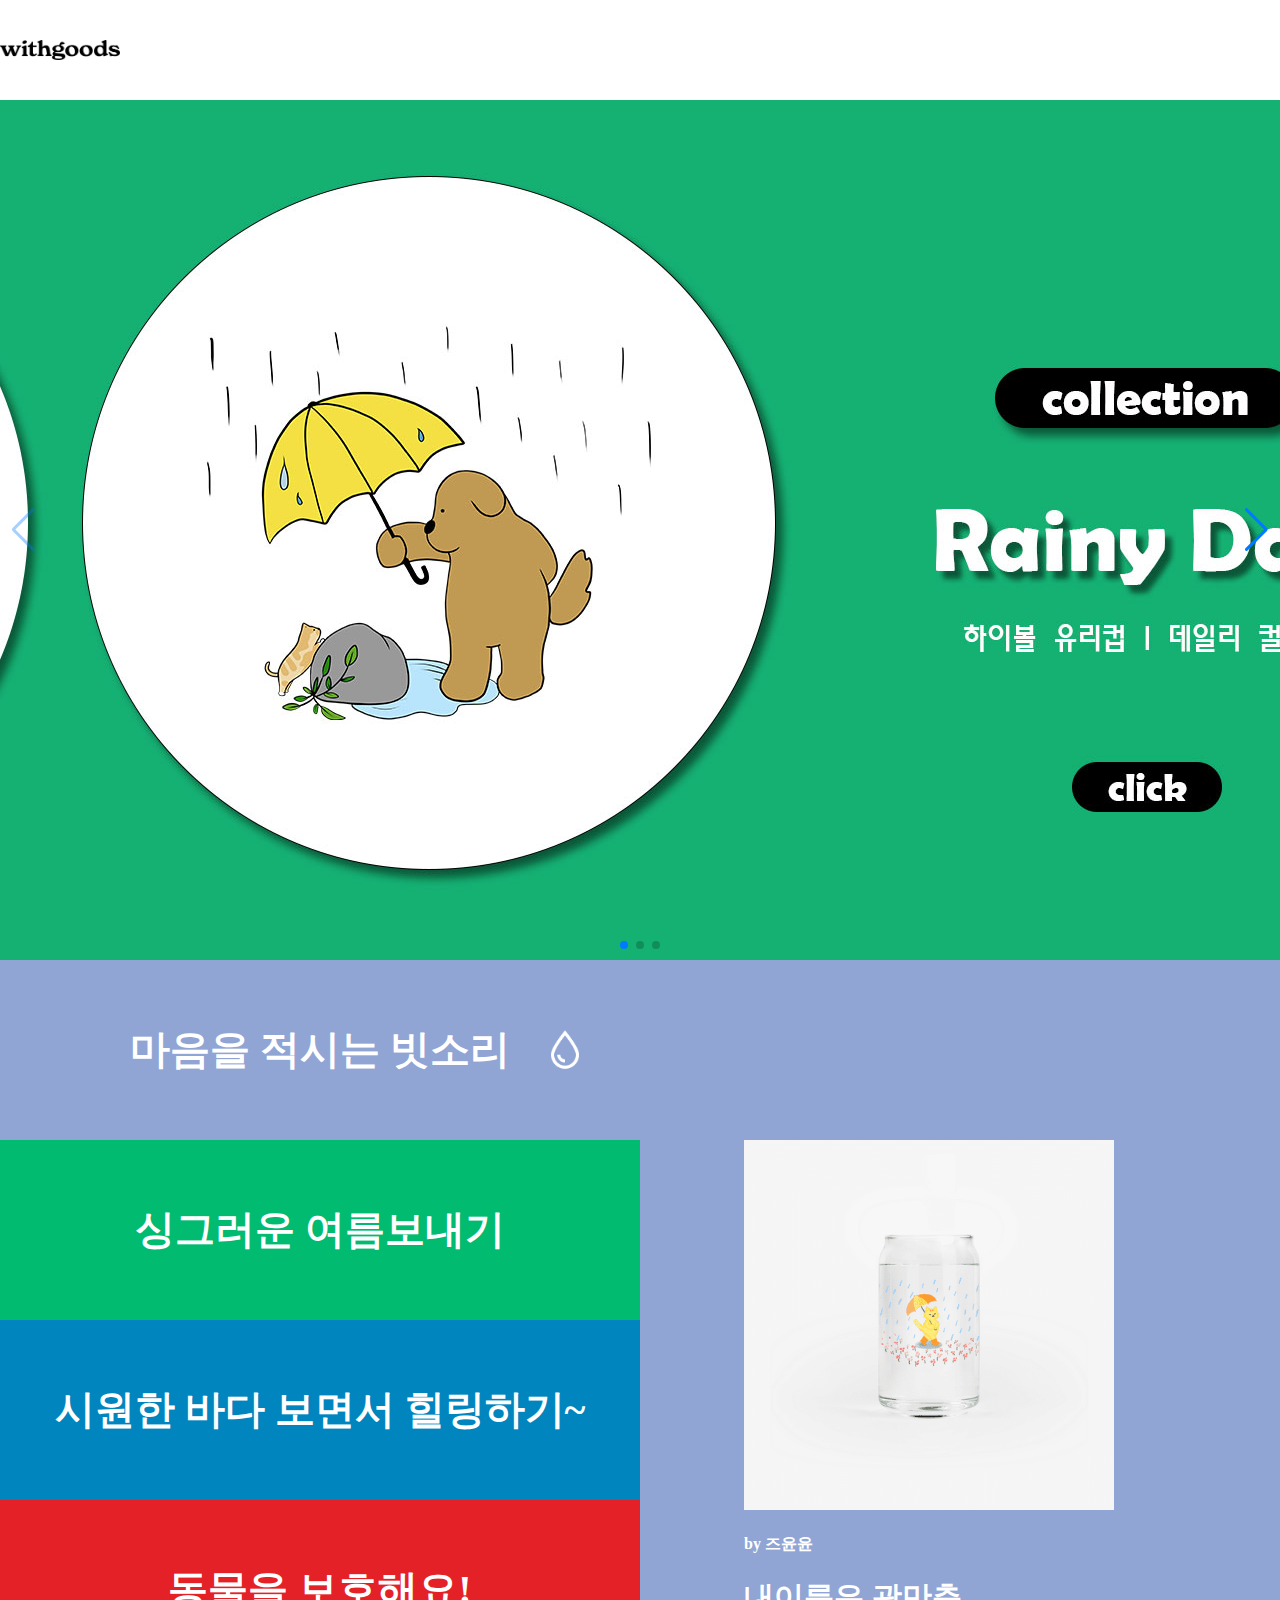
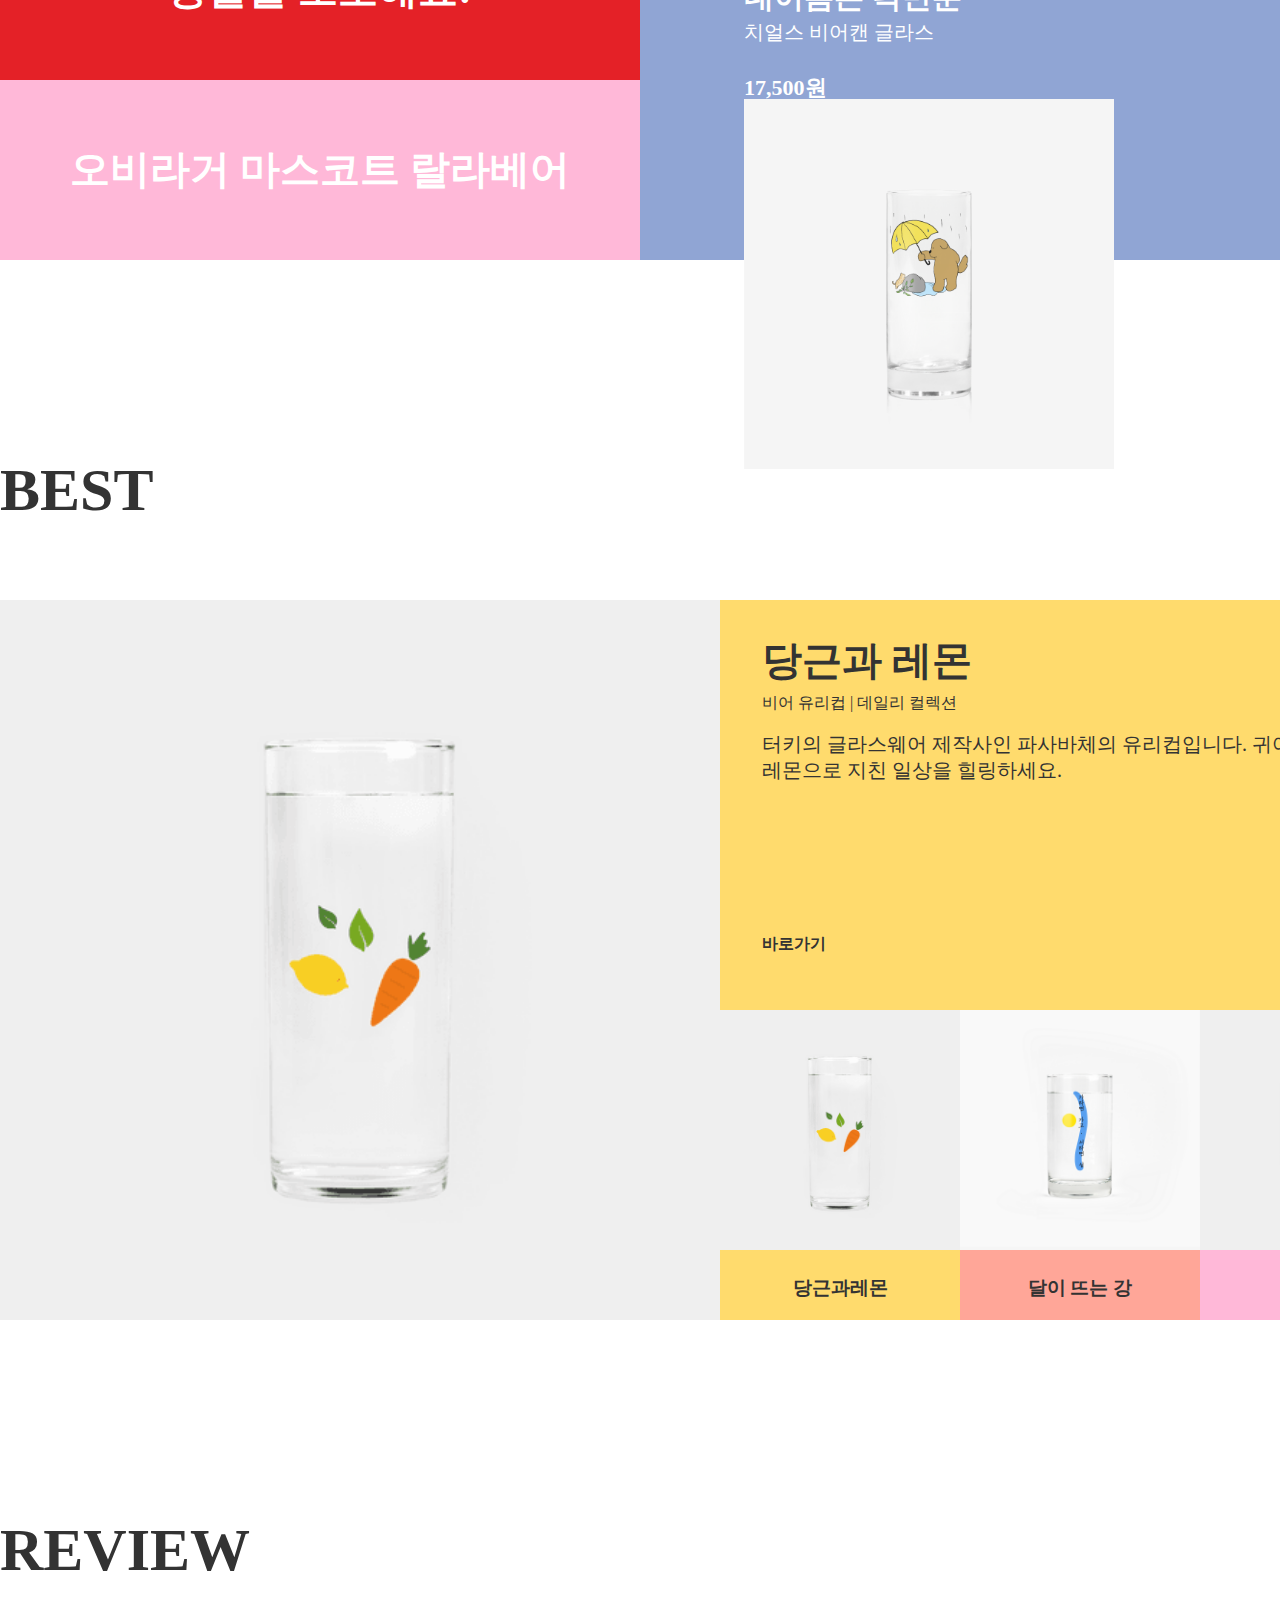
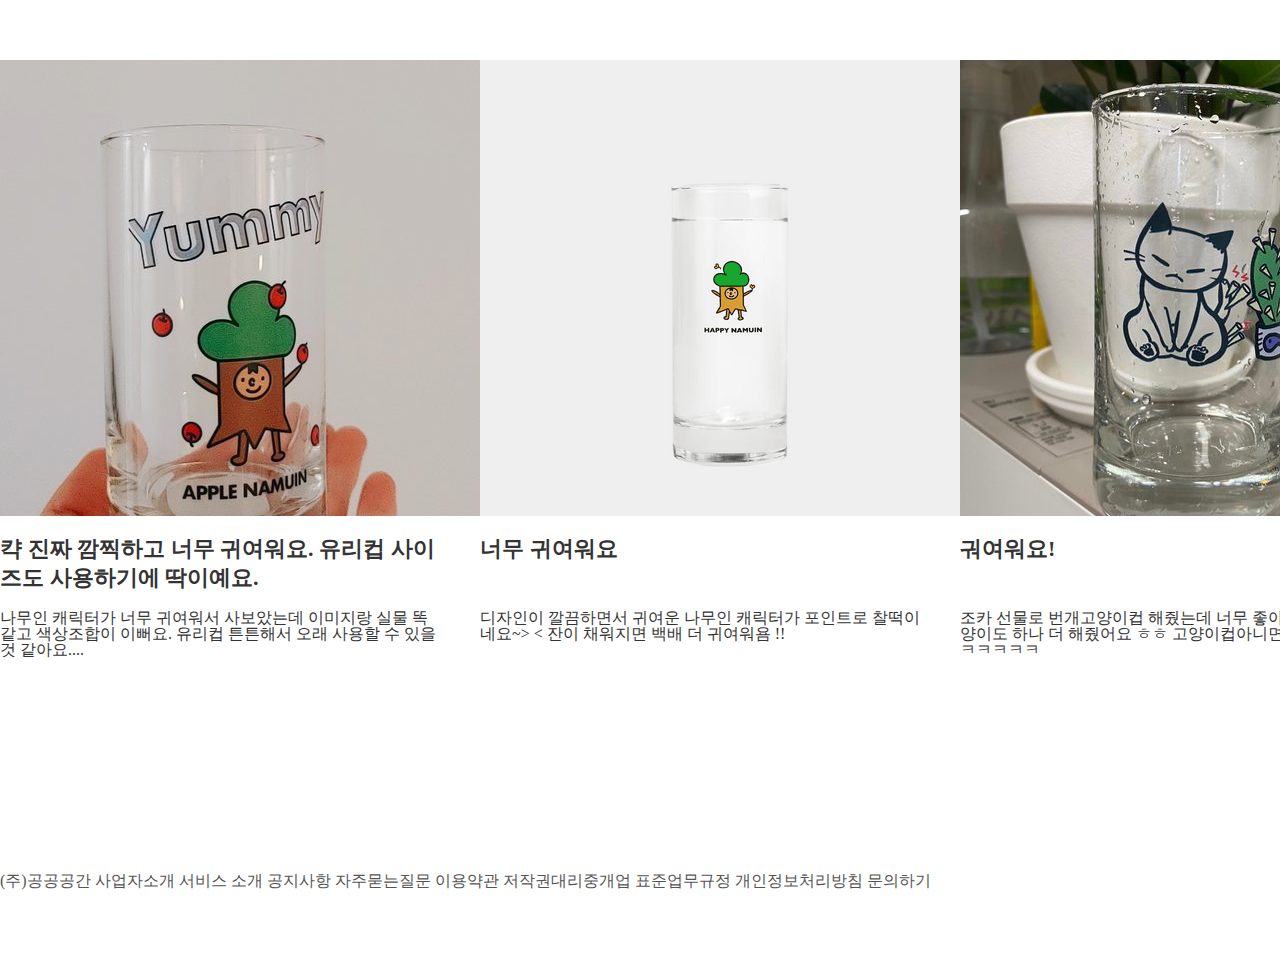
<file: index.html>
<!DOCTYPE html>
<html lang="ko">

<head>
    <meta charset="UTF-8">
    <meta name="viewport" content="width=device-width, initial-scale=1.0">
    <title>위드굿즈</title>

    <!-- Link Swiper's CSS -->
    <link rel="stylesheet" href="https://cdn.jsdelivr.net/npm/swiper@10/swiper-bundle.min.css" />

    <link rel="stylesheet" href="css/01.css">

    <script src="lid/jquery-3.7.0.min.js"></script>
    <!-- Swiper JS -->
    <script src="https://cdn.jsdelivr.net/npm/swiper@10/swiper-bundle.min.js"></script>
    <script>
        $(function () {
            $('.menu_open').click(function () {
                $('nav').slideDown();
            });
            $('.menu_close').click(function () {
                $('nav').slideUp();
            });
            //bg
            var swiper = new Swiper(".mySwiper", {
                spaceBetween: 30,
                pagination: {
                    el: ".swiper-pagination",
                    clickable: true,
                },

                navigation: {
                    nextEl: ".swiper-button-next",
                    prevEl: ".swiper-button-prev",
                },

                pagination: {
                    el: ".swiper-pagination",
                },

                autoplay: {
                    delay: 2500,
                    disableOnInteraction: false,
                },
            });

            $('.cont01_menu li').click(function () {
                $('.cont01_menu li').removeClass('on');
                $(this).addClass('on');

                $('.list').removeClass('on');
                $('.list').eq($(this).index()).addClass('on');
            })

            let smallImage = $('.small_image div')
            let bigImage = $('.big_image img')


            smallImage.mouseenter(function () {
                let bigImageChange = $(this).find('img').attr('src')
                let bigTextChange = $(this).find('h3').text()
                let bigTextChange1 = $(this).find('span').text()
                let bigTextChange2 = $(this).find('p').text()

                console.log(bigImageChange)
                console.log(bigTextChange)

                bigImage.attr('src', bigImageChange)
                $('.big_image h3').text(bigTextChange)
                $('.big_image span').text(bigTextChange1)
                $('.big_image p').text(bigTextChange2)
            })
        });//jquery end
    </script>
</head>

<body>
    <header>
        <div class="inner">
            <a href="#"><img src="img/logo1.png" alt=""></a>

            <div class="menu_open">
                <p>메뉴보기</p>
            </div><!-- .menu_open end -->

            <nav>
                <div class="menu_close">
                    <p>메뉴닫기</p>
                </div><!-- .menu_close end -->

                <ul class="gnb">
                    <li><a href="#">굿즈샵</a></li>
                    <li><a href="#">굿즈제작</a></li>
                    <li><a href="#">단체주문</a></li>
                    <li><a href="#">굿즈컨설팅</a></li>
                    <li><a href="#">리뷰</a></li>
                </ul><!-- .gnb end -->
            </nav>

        </div><!-- .inner end -->
    </header>

    <!-- bg❤ -->
    <section class="bg">
        <div class="swiper mySwiper">
            <div class="swiper-wrapper">
                <div class="swiper-slide">
                    <img src="img/bg0.jpg" alt="">
                </div><!-- swiper-slide -->

                <div class="swiper-slide">
                    <img src="img/bg1_4.jpg" alt="">
                </div><!-- swiper-slide -->

                <div class="swiper-slide">
                    <img src="img/bg2.jpg" alt="">
                </div><!-- swiper-slide -->

            </div>

            <!-- 다음, 이전 버튼 -->
            <div class="swiper-button-next"></div>
            <div class="swiper-button-prev"></div>

            <!-- 페이징 -->
            <div class="swiper-pagination"></div>
        </div>
    </section><!-- .bg end -->

    <!-- cont01❤ -->
    <section class="cont01">
        <div class="left">
            <ul class="cont01_menu">
                <li class="on"><a href="#">마음을 적시는 빗소리</a></li>
                <li><a href="#">싱그러운 여름보내기</a></li>
                <li><a href="#">시원한 바다 보면서 힐링하기~</a></li>
                <li><a href="#">동물을 보호해요!</a></li>
                <li><a href="#">오비라거 마스코트 랄라베어</a></li>
            </ul><!-- .cont01_menu end -->
        </div><!-- .left end -->

        <div class="right">
            <div class="list on">
                <div class="item">
                    <a href="#">
                        <div class="image_box">
                            <img src="img/img0.png" alt="">
                        </div><!-- .image_box end -->
                        <div class="text">
                            <h4>by 즈윤윤</h4>
                            <h3>내이름은 곽만춘</h3>
                            <p>치얼스 비어캔 글라스</p>
                            <strong>17,500원</strong>
                        </div><!-- .text end -->
                    </a>
                </div><!-- .item end -->
                <div class="item">
                    <a href="#">
                        <div class="image_box">
                            <img src="img/img1.png" alt="">
                        </div><!-- .image_box end -->
                        <div class="text">
                            <h4>by Ownground</h4>
                            <h3>Rainy Day</h3>
                            <p>하이볼 유리컵</p>
                            <strong>15,000원</strong>
                        </div><!-- .text end -->
                    </a>
                </div><!-- .item end -->
            </div><!-- .list end/1 -->
            <div class="list">
                <div class="item">
                    <a href="#">
                        <div class="image_box">
                            <img src="img/img.png" alt="">
                        </div><!-- .image_box end -->
                        <div class="text">
                            <h4>by 호왕</h4>
                            <h3>수박 냠! 글라스</h3>
                            <p>위드 그랑 글라스</p>
                            <strong>25,000원</strong>
                        </div><!-- .text end -->
                    </a>
                </div><!-- .item end -->
                <div class="item">
                    <a href="#">
                        <div class="image_box">
                            <img src="img/img4.png" alt="">
                        </div><!-- .image_box end -->
                        <div class="text">
                            <h4>by 오앤레</h4>
                            <h3>라인비치</h3>
                            <p>하이볼 유리컵</p>
                            <strong>15,000원</strong>
                        </div><!-- .text end -->
                    </a>
                </div><!-- .item end -->
            </div><!-- .list end/2 -->
            <div class="list">
                <div class="item">
                    <a href="#">
                        <div class="image_box">
                            <img src="img/img6.png" alt="">
                        </div><!-- .image_box end -->
                        <div class="text">
                            <h4>by 유하</h4>
                            <h3>The wave</h3>
                            <p>하이볼 유리컵</p>
                            <strong>15,000원</strong>
                        </div><!-- .text end -->
                    </a>
                </div><!-- .item end -->
                <div class="item">
                    <a href="#">
                        <div class="image_box">
                            <img src="img/img7.png" alt="">
                        </div><!-- .image_box end -->
                        <div class="text">
                            <h4>by 달리</h4>
                            <h3>수영하는 곰대리</h3>
                            <p>하이볼 유리컵</p>
                            <strong>15,000원</strong>
                        </div><!-- .text end -->
                    </a>
                </div><!-- .item end -->
            </div><!-- .list end/3 -->
            <div class="list">
                <div class="item">
                    <a href="#">
                        <div class="image_box">
                            <img src="img/img8.png" alt="">
                        </div><!-- .image_box end -->
                        <div class="text">
                            <h4>by nLoro</h4>
                            <h3>바다거북</h3>
                            <p>하이볼 유리컵</p>
                            <strong>15,000원</strong>
                        </div><!-- .text end -->
                    </a>
                </div><!-- .item end -->
                <div class="item">
                    <a href="#">
                        <div class="image_box">
                            <img src="img/img9.png" alt="">
                        </div><!-- .image_box end -->
                        <div class="text">
                            <h4>by 이루나</h4>
                            <h3>보름달이 되고픈 반달가슴곰</h3>
                            <p>라운드 머그컵</p>
                            <strong>12,000원</strong>
                        </div><!-- .text end -->
                    </a>
                </div><!-- .item end -->
            </div><!-- .list end/4 -->
            <div class="list">
                <div class="item">
                    <a href="#">
                        <div class="image_box">
                            <img src="img/img10.png" alt="">
                        </div><!-- .image_box end -->
                        <div class="text">
                            <h4>by 오비-라거</h4>
                            <h3>랄라베어 클래식</h3>
                            <p>비어 유리컵</p>
                            <strong>18,500원</strong>
                        </div><!-- .text end -->
                    </a>
                </div><!-- .item end -->
                <div class="item">
                    <a href="#">
                        <div class="image_box">
                            <img src="img/img11.png" alt="">
                        </div><!-- .image_box end -->
                        <div class="text">
                            <h4>by 오비-라거</h4>
                            <h3>랄라베어 치얼스곰</h3>
                            <p>하이볼 유리컵</p>
                            <strong>15,000원</strong>
                        </div><!-- .text end -->
                    </a>
                </div><!-- .item end -->
            </div><!-- .list end/5 -->

        </div><!-- .right end -->
    </section><!-- .cont01 end -->

    <!-- cont02❤ -->
    <section class="cont02">
        <div class="title">
            <h3>BEST</h3>
            <a href="#">전체보기</a>
        </div><!-- .title end -->

        <figure class="big_image">
            <img src="img/img2.png" alt="">
            <div>
                <h3>당근과 레몬</h3>
                <span>비어 유리컵 | 데일리 컬렉션</span>
                <p>터키의 글라스웨어 제작사인 파사바체의 유리컵입니다.
                    귀여운 당근과 레몬으로 지친 일상을 힐링하세요.</p>
                <strong><a href="#">바로가기</a></strong>
            </div>

        </figure><!-- big_image end -->

        <div class="small_image">
            <div>
                <img src="img/img2.png" alt="당근과 레몬">
                <h3>당근과레몬</h3>
                <span>비어 유리컵 | 데일리 컬렉션</span>
                <p>터키의 글라스웨어 제작사인 파사바체의 유리컵입니다.
                    귀여운 당근과 레몬으로 지친 일상을 힐링하세요.</p>
                <strong><a href="#">바로가기</a></strong>
            </div><!-- 1️⃣ -->
            <div>
                <img src="img/img12.png" alt="당근과 레몬">
                <h3>달이 뜨는 강</h3>
                <span>하이볼 유리컵 | 데일리 컬렉션</span>
                <p>공식 달이 뜨는 강 '명운들' 굿즈를 만나보세요. 음료를
                    부었을 때, 하얗게 나타나는 글씨에 주목하세요!</p>
                <strong><a href="#">바로가기</a></strong>
            </div><!-- 2️⃣ -->
            <div>
                <img src="img/img3.png" alt="당근과 레몬">
                <h3>룡비</h3>
                <span>라운드 머그 | 머그컵</span>
                <p>터키의 글라스웨어 제작사인 파사바체의 유리컵입니다.
                    신이나서 신나게 춤추는 귀여운 공룡 룡비.</p>
                <strong><a href="#">바로가기</a></strong>
            </div><!-- 3️⃣ -->
        </div><!-- .small_image end -->
    </section><!-- .cont02 end -->

    <!-- cont03❤ -->
    <section class="cont03">
        <div class="title">
            <h3>REVIEW</h3>
            <a href="#">전체보기</a>
        </div><!-- .title end -->

        <div class="list">
            <div class="item">
                <a href="#">
                    <figure>
                        <img src="img/img4.jpg" alt="">
                    </figure>
                    <div>
                        <h4>캭 진짜 깜찍하고 너무 귀여워요. 유리컵 사이즈도
                            사용하기에 딱이예요. </h4>
                        <p>나무인 캐릭터가 너무 귀여워서 사보았는데 이미지랑 실물 똑같고
                            색상조합이 이뻐요. 유리컵 튼튼해서 오래 사용할 수 있을 것 같아요....</p>
                    </div>
                </a>
            </div><!-- .item end -->
            <div class="item">
                <a href="#">
                    <figure>
                        <img src="img/img5.png" alt="">
                    </figure>
                    <div>
                        <h4>너무 귀여워요</h4>
                        <p>디자인이 깔끔하면서 귀여운 나무인 캐릭터가 포인트로 찰떡이네요~> < 잔이 채워지면 백배 더 귀여워욤 !!</p>
                    </div>
                </a>
            </div><!-- .item end -->
            <div class="item">
                <a href="#">
                    <figure>
                        <img src="img/img6.jpeg" alt="">
                    </figure>
                    <div>
                        <h4>궈여워요!</h4>
                        <p>조카 선물로 번개고양이컵 해줬는데 너무 좋아해서 선인장 고양이도
                            하나 더 해줬어요 ㅎㅎ
                            고양이컵아니면 안마시겠데요! ㅋㅋㅋㅋㅋ</p>
                    </div>
                </a>
            </div><!-- .item end -->
        </div><!-- .list end -->
    </section><!-- .cont03 end -->

    <footer>
        <p>(주)공공공간 사업자소개 서비스 소개 공지사항 자주묻는질문 이용약관 저작권대리중개업 표준업무규정 개인정보처리방침 문의하기</p>
    </footer>
</body>

</html>
</file>
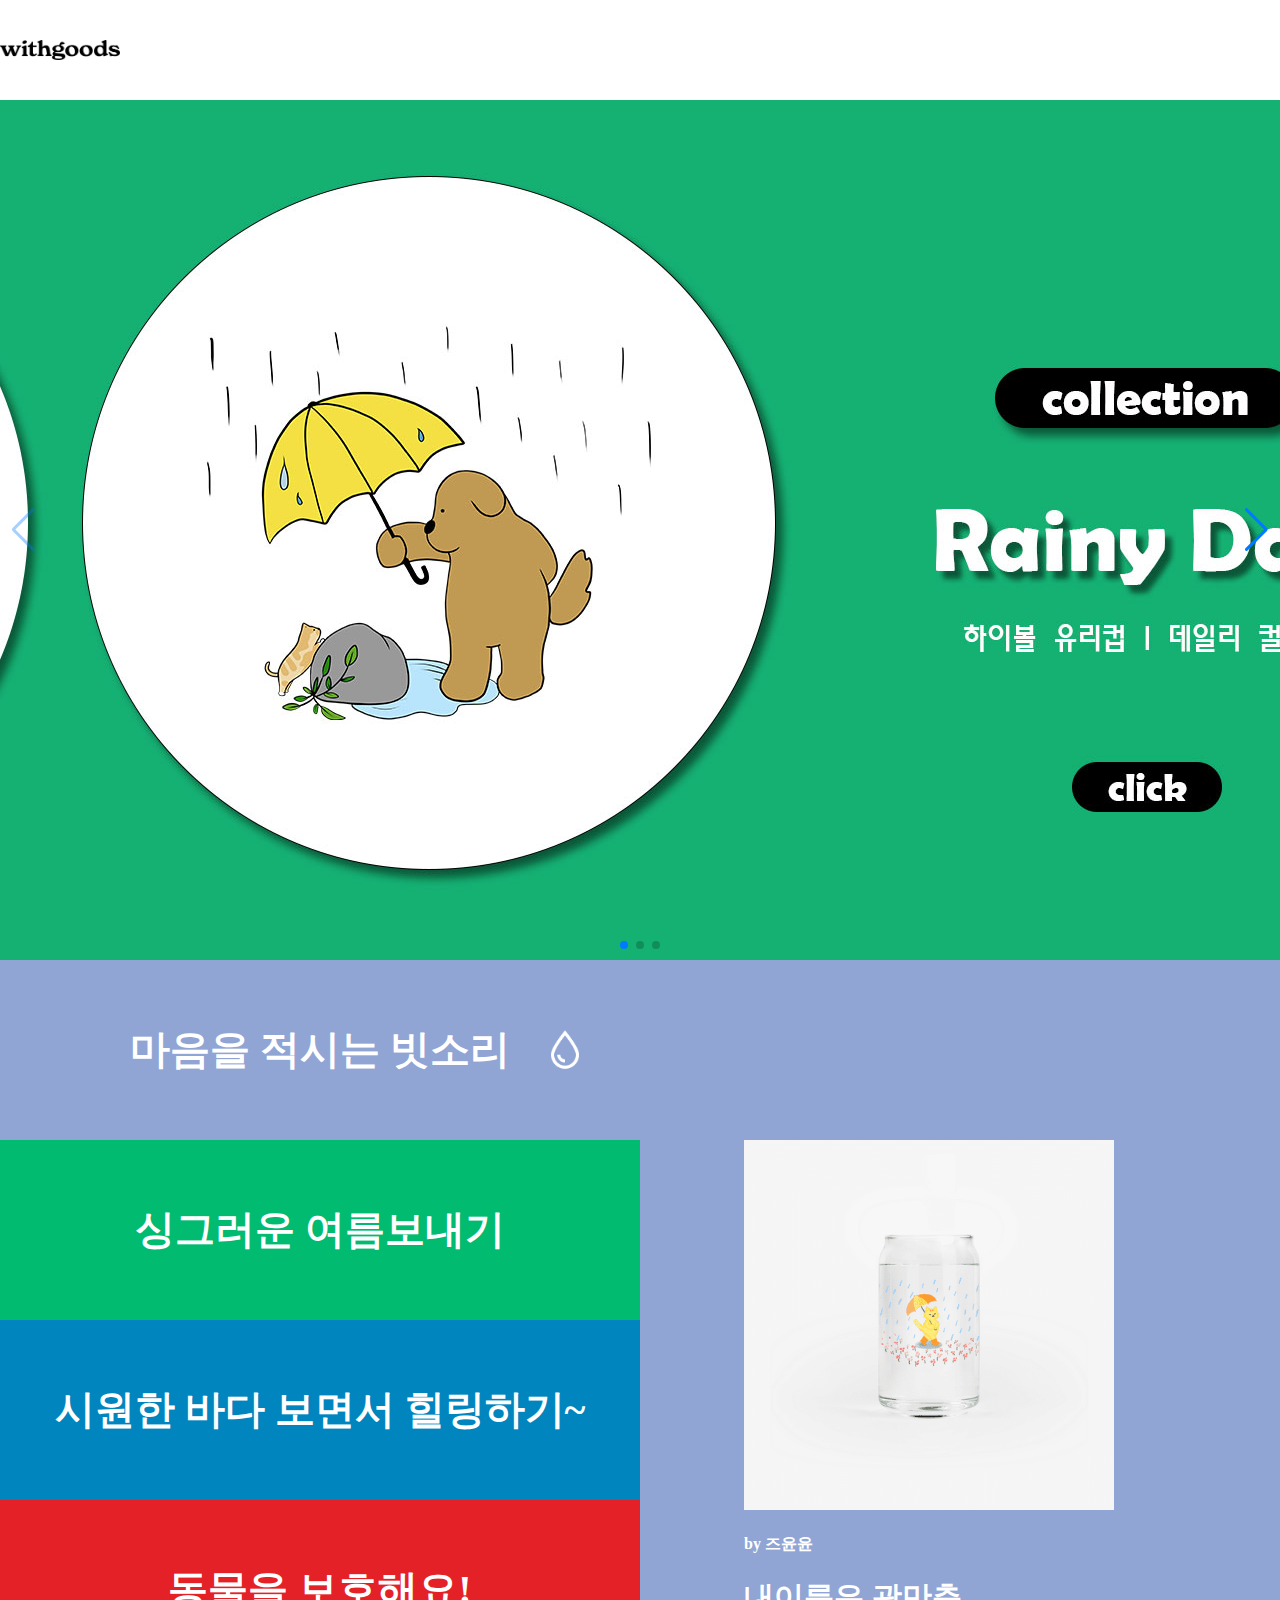
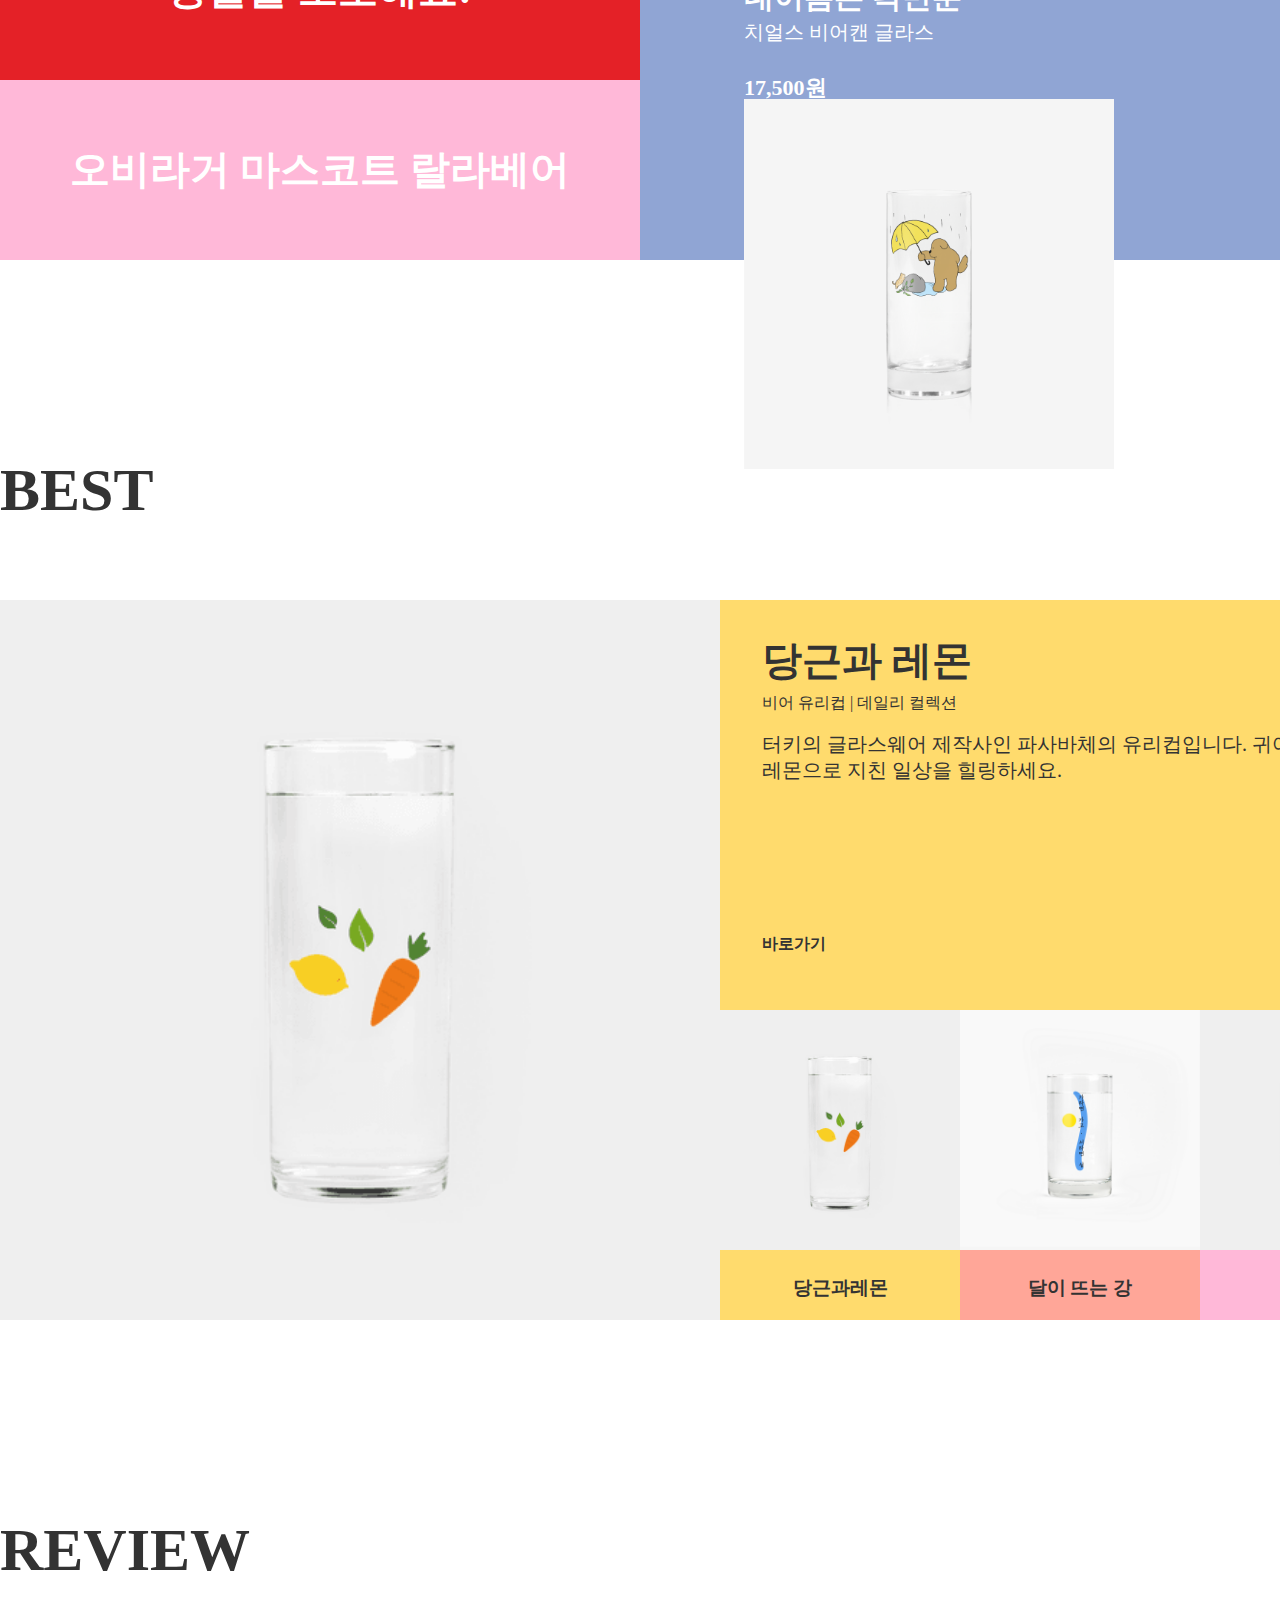
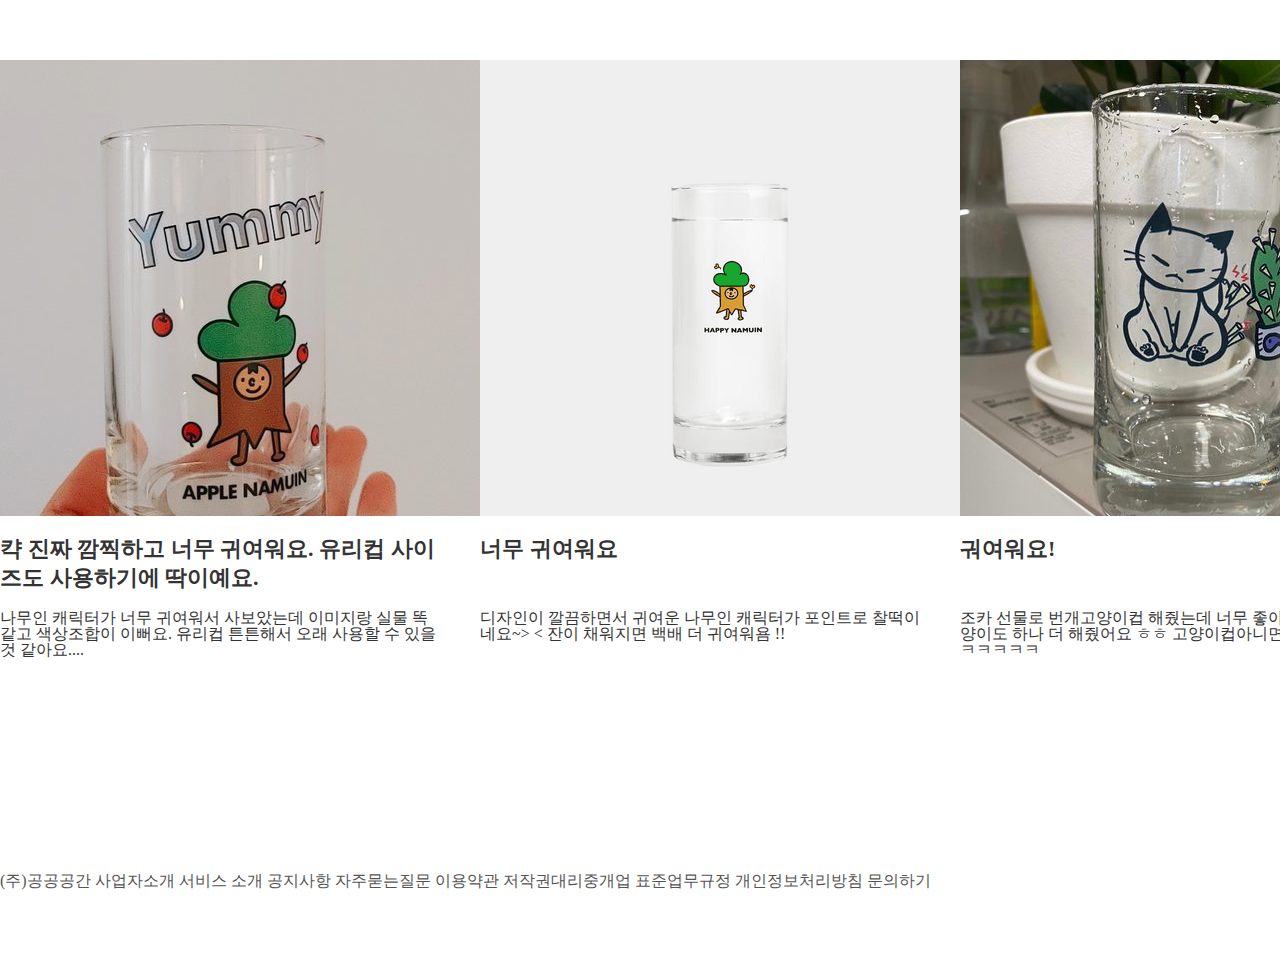
<file: 위드굿즈.html>
<!DOCTYPE html>
<html lang="ko">

<head>
    <meta charset="UTF-8">
    <meta name="viewport" content="width=device-width, initial-scale=1.0">
    <title>위드굿즈</title>

    <!-- Link Swiper's CSS -->
    <link rel="stylesheet" href="https://cdn.jsdelivr.net/npm/swiper@10/swiper-bundle.min.css" />

    <link rel="stylesheet" href="css/01.css">

    <script src="lid/jquery-3.7.0.min.js"></script>
    <!-- Swiper JS -->
    <script src="https://cdn.jsdelivr.net/npm/swiper@10/swiper-bundle.min.js"></script>
    <script>
        $(function () {
            $('.menu_open').click(function () {
                $('nav').slideDown();
            });
            $('.menu_close').click(function () {
                $('nav').slideUp();
            });
            //bg
            var swiper = new Swiper(".mySwiper", {
                spaceBetween: 30,
                pagination: {
                    el: ".swiper-pagination",
                    clickable: true,
                },

                navigation: {
                    nextEl: ".swiper-button-next",
                    prevEl: ".swiper-button-prev",
                },

                pagination: {
                    el: ".swiper-pagination",
                },

                autoplay: {
                    delay: 2500,
                    disableOnInteraction: false,
                },
            });

            $('.cont01_menu li').click(function () {
                $('.cont01_menu li').removeClass('on');
                $(this).addClass('on');

                $('.list').removeClass('on');
                $('.list').eq($(this).index()).addClass('on');
            })

            let smallImage = $('.small_image div')
            let bigImage = $('.big_image img')


            smallImage.mouseenter(function () {
                let bigImageChange = $(this).find('img').attr('src')
                let bigTextChange = $(this).find('h3').text()
                let bigTextChange1 = $(this).find('span').text()
                let bigTextChange2 = $(this).find('p').text()

                console.log(bigImageChange)
                console.log(bigTextChange)

                bigImage.attr('src', bigImageChange)
                $('.big_image h3').text(bigTextChange)
                $('.big_image span').text(bigTextChange1)
                $('.big_image p').text(bigTextChange2)
            })
        });//jquery end
    </script>
</head>

<body>
    <header>
        <div class="inner">
            <a href="#"><img src="img/logo1.png" alt=""></a>

            <div class="menu_open">
                <p>메뉴보기</p>
            </div><!-- .menu_open end -->

            <nav>
                <div class="menu_close">
                    <p>메뉴닫기</p>
                </div><!-- .menu_close end -->

                <ul class="gnb">
                    <li><a href="#">굿즈샵</a></li>
                    <li><a href="#">굿즈제작</a></li>
                    <li><a href="#">단체주문</a></li>
                    <li><a href="#">굿즈컨설팅</a></li>
                    <li><a href="#">리뷰</a></li>
                </ul><!-- .gnb end -->
            </nav>

        </div><!-- .inner end -->
    </header>

    <!-- bg❤ -->
    <section class="bg">
        <div class="swiper mySwiper">
            <div class="swiper-wrapper">
                <div class="swiper-slide">
                    <img src="img/bg0.jpg" alt="">
                </div><!-- swiper-slide -->

                <div class="swiper-slide">
                    <img src="img/bg1_4.jpg" alt="">
                </div><!-- swiper-slide -->

                <div class="swiper-slide">
                    <img src="img/bg2.jpg" alt="">
                </div><!-- swiper-slide -->

            </div>

            <!-- 다음, 이전 버튼 -->
            <div class="swiper-button-next"></div>
            <div class="swiper-button-prev"></div>

            <!-- 페이징 -->
            <div class="swiper-pagination"></div>
        </div>
    </section><!-- .bg end -->

    <!-- cont01❤ -->
    <section class="cont01">
        <div class="left">
            <ul class="cont01_menu">
                <li class="on"><a href="#">마음을 적시는 빗소리</a></li>
                <li><a href="#">싱그러운 여름보내기</a></li>
                <li><a href="#">시원한 바다 보면서 힐링하기~</a></li>
                <li><a href="#">동물을 보호해요!</a></li>
                <li><a href="#">오비라거 마스코트 랄라베어</a></li>
            </ul><!-- .cont01_menu end -->
        </div><!-- .left end -->

        <div class="right">
            <div class="list on">
                <div class="item">
                    <a href="#">
                        <div class="image_box">
                            <img src="img/img0.png" alt="">
                        </div><!-- .image_box end -->
                        <div class="text">
                            <h4>by 즈윤윤</h4>
                            <h3>내이름은 곽만춘</h3>
                            <p>치얼스 비어캔 글라스</p>
                            <strong>17,500원</strong>
                        </div><!-- .text end -->
                    </a>
                </div><!-- .item end -->
                <div class="item">
                    <a href="#">
                        <div class="image_box">
                            <img src="img/img1.png" alt="">
                        </div><!-- .image_box end -->
                        <div class="text">
                            <h4>by Ownground</h4>
                            <h3>Rainy Day</h3>
                            <p>하이볼 유리컵</p>
                            <strong>15,000원</strong>
                        </div><!-- .text end -->
                    </a>
                </div><!-- .item end -->
            </div><!-- .list end/1 -->
            <div class="list">
                <div class="item">
                    <a href="#">
                        <div class="image_box">
                            <img src="img/img.png" alt="">
                        </div><!-- .image_box end -->
                        <div class="text">
                            <h4>by 호왕</h4>
                            <h3>수박 냠! 글라스</h3>
                            <p>위드 그랑 글라스</p>
                            <strong>25,000원</strong>
                        </div><!-- .text end -->
                    </a>
                </div><!-- .item end -->
                <div class="item">
                    <a href="#">
                        <div class="image_box">
                            <img src="img/img4.png" alt="">
                        </div><!-- .image_box end -->
                        <div class="text">
                            <h4>by 오앤레</h4>
                            <h3>라인비치</h3>
                            <p>하이볼 유리컵</p>
                            <strong>15,000원</strong>
                        </div><!-- .text end -->
                    </a>
                </div><!-- .item end -->
            </div><!-- .list end/2 -->
            <div class="list">
                <div class="item">
                    <a href="#">
                        <div class="image_box">
                            <img src="img/img6.png" alt="">
                        </div><!-- .image_box end -->
                        <div class="text">
                            <h4>by 유하</h4>
                            <h3>The wave</h3>
                            <p>하이볼 유리컵</p>
                            <strong>15,000원</strong>
                        </div><!-- .text end -->
                    </a>
                </div><!-- .item end -->
                <div class="item">
                    <a href="#">
                        <div class="image_box">
                            <img src="img/img7.png" alt="">
                        </div><!-- .image_box end -->
                        <div class="text">
                            <h4>by 달리</h4>
                            <h3>수영하는 곰대리</h3>
                            <p>하이볼 유리컵</p>
                            <strong>15,000원</strong>
                        </div><!-- .text end -->
                    </a>
                </div><!-- .item end -->
            </div><!-- .list end/3 -->
            <div class="list">
                <div class="item">
                    <a href="#">
                        <div class="image_box">
                            <img src="img/img8.png" alt="">
                        </div><!-- .image_box end -->
                        <div class="text">
                            <h4>by nLoro</h4>
                            <h3>바다거북</h3>
                            <p>하이볼 유리컵</p>
                            <strong>15,000원</strong>
                        </div><!-- .text end -->
                    </a>
                </div><!-- .item end -->
                <div class="item">
                    <a href="#">
                        <div class="image_box">
                            <img src="img/img9.png" alt="">
                        </div><!-- .image_box end -->
                        <div class="text">
                            <h4>by 이루나</h4>
                            <h3>보름달이 되고픈 반달가슴곰</h3>
                            <p>라운드 머그컵</p>
                            <strong>12,000원</strong>
                        </div><!-- .text end -->
                    </a>
                </div><!-- .item end -->
            </div><!-- .list end/4 -->
            <div class="list">
                <div class="item">
                    <a href="#">
                        <div class="image_box">
                            <img src="img/img10.png" alt="">
                        </div><!-- .image_box end -->
                        <div class="text">
                            <h4>by 오비-라거</h4>
                            <h3>랄라베어 클래식</h3>
                            <p>비어 유리컵</p>
                            <strong>18,500원</strong>
                        </div><!-- .text end -->
                    </a>
                </div><!-- .item end -->
                <div class="item">
                    <a href="#">
                        <div class="image_box">
                            <img src="img/img11.png" alt="">
                        </div><!-- .image_box end -->
                        <div class="text">
                            <h4>by 오비-라거</h4>
                            <h3>랄라베어 치얼스곰</h3>
                            <p>하이볼 유리컵</p>
                            <strong>15,000원</strong>
                        </div><!-- .text end -->
                    </a>
                </div><!-- .item end -->
            </div><!-- .list end/5 -->

        </div><!-- .right end -->
    </section><!-- .cont01 end -->

    <!-- cont02❤ -->
    <section class="cont02">
        <div class="title">
            <h3>BEST</h3>
            <a href="#">전체보기</a>
        </div><!-- .title end -->

        <figure class="big_image">
            <img src="img/img2.png" alt="">
            <div>
                <h3>당근과 레몬</h3>
                <span>비어 유리컵 | 데일리 컬렉션</span>
                <p>터키의 글라스웨어 제작사인 파사바체의 유리컵입니다.
                    귀여운 당근과 레몬으로 지친 일상을 힐링하세요.</p>
                <strong><a href="#">바로가기</a></strong>
            </div>

        </figure><!-- big_image end -->

        <div class="small_image">
            <div>
                <img src="img/img2.png" alt="당근과 레몬">
                <h3>당근과레몬</h3>
                <span>비어 유리컵 | 데일리 컬렉션</span>
                <p>터키의 글라스웨어 제작사인 파사바체의 유리컵입니다.
                    귀여운 당근과 레몬으로 지친 일상을 힐링하세요.</p>
                <strong><a href="#">바로가기</a></strong>
            </div><!-- 1️⃣ -->
            <div>
                <img src="img/img12.png" alt="당근과 레몬">
                <h3>달이 뜨는 강</h3>
                <span>하이볼 유리컵 | 데일리 컬렉션</span>
                <p>공식 달이 뜨는 강 '명운들' 굿즈를 만나보세요. 음료를
                    부었을 때, 하얗게 나타나는 글씨에 주목하세요!</p>
                <strong><a href="#">바로가기</a></strong>
            </div><!-- 2️⃣ -->
            <div>
                <img src="img/img3.png" alt="당근과 레몬">
                <h3>룡비</h3>
                <span>라운드 머그 | 머그컵</span>
                <p>터키의 글라스웨어 제작사인 파사바체의 유리컵입니다.
                    신이나서 신나게 춤추는 귀여운 공룡 룡비.</p>
                <strong><a href="#">바로가기</a></strong>
            </div><!-- 3️⃣ -->
        </div><!-- .small_image end -->
    </section><!-- .cont02 end -->

    <!-- cont03❤ -->
    <section class="cont03">
        <div class="title">
            <h3>REVIEW</h3>
            <a href="#">전체보기</a>
        </div><!-- .title end -->

        <div class="list">
            <div class="item">
                <a href="#">
                    <figure>
                        <img src="img/img4.jpg" alt="">
                    </figure>
                    <div>
                        <h4>캭 진짜 깜찍하고 너무 귀여워요. 유리컵 사이즈도
                            사용하기에 딱이예요. </h4>
                        <p>나무인 캐릭터가 너무 귀여워서 사보았는데 이미지랑 실물 똑같고
                            색상조합이 이뻐요. 유리컵 튼튼해서 오래 사용할 수 있을 것 같아요....</p>
                    </div>
                </a>
            </div><!-- .item end -->
            <div class="item">
                <a href="#">
                    <figure>
                        <img src="img/img5.png" alt="">
                    </figure>
                    <div>
                        <h4>너무 귀여워요</h4>
                        <p>디자인이 깔끔하면서 귀여운 나무인 캐릭터가 포인트로 찰떡이네요~> < 잔이 채워지면 백배 더 귀여워욤 !!</p>
                    </div>
                </a>
            </div><!-- .item end -->
            <div class="item">
                <a href="#">
                    <figure>
                        <img src="img/img6.jpeg" alt="">
                    </figure>
                    <div>
                        <h4>궈여워요!</h4>
                        <p>조카 선물로 번개고양이컵 해줬는데 너무 좋아해서 선인장 고양이도
                            하나 더 해줬어요 ㅎㅎ
                            고양이컵아니면 안마시겠데요! ㅋㅋㅋㅋㅋ</p>
                    </div>
                </a>
            </div><!-- .item end -->
        </div><!-- .list end -->
    </section><!-- .cont03 end -->

    <footer>
        <p>(주)공공공간 사업자소개 서비스 소개 공지사항 자주묻는질문 이용약관 저작권대리중개업 표준업무규정 개인정보처리방침 문의하기</p>
    </footer>
</body>

</html>
</file>
<file: css/01.css>
@charset "utf-8";
*{
    margin: 0;
    padding: 0;
    box-sizing: border-box;
}
li {
    list-style: none;
}
a {
    text-decoration: none;
    color: inherit;
}
body {
    line-height: 1;
    color: #333;
}
header {
    height: 100px;
    line-height: 100px;
    position: relative;
    z-index: 99;
    cursor: pointer;
}
header .inner {
    width: 1440px;
    margin: 0 auto;
    display: flex;
    justify-content: space-between;
    position: relative;
}
header .inner img {
    width: 120px;
    height: 20px;
    position: absolute;
    top: 50%;
    left: 0;
    transform: translateY(-50%);
}
header .inner nav {
    width: 100%;
    height: 100vh;
    position: fixed;
    top: 0;
    left: 0;
    background-color: #ffa698;
    color: #fff;
    padding: 25px 100px;
    display: none;
}
header .inner nav .menu_close {
    text-align: right;
}
header .inner nav .gnb li {
    font-size: 20px;
    line-height: 1;
    margin: 50px 0;
    text-align: center;
    color: #fff;
    font-weight: bold;
}
header .inner nav .gnb li:hover {
    color: #496cbe;
    transition: 0.2s;
}
/* bg */
.bg {
    width: 100%;
    margin: 0 auto;
}
.bg .swiper-slide img {
    width: 100%;
    height: 860px;
    object-fit: cover;
    display: block;
}
/* cont01 */
.cont01 {
    height: 900px;
    margin: 0 auto;
    display: flex;
}
.cont01 .left{
    width: 50%;
}
.cont01 .left .cont01_menu {
    text-align: center;
}
.cont01 .left .cont01_menu li{
    height: 180px;
    line-height: 180px;
    font-size: 40px;
    font-weight: bold;
    color: #fff;
}
.cont01 .left .cont01_menu li.on {
    position: relative;
}
.cont01 .left .cont01_menu li.on:first-child:before {
    content: '';
    background-image: url('../img/icons8-물방울-64.png');
    background-size: 100%;
    background-repeat: no-repeat;
    width: 50px;
    height: 50px;
    position: absolute;
    top: 50%;
    right: 50px;
    transform: translateY(-50%);
}
.cont01 .left .cont01_menu li.on:nth-child(2):before {
    content: '';
    background-image: url('../img/icons8-수박-48.png');
    background-size: 100%;
    background-repeat: no-repeat;
    width: 50px;
    height: 50px;
    position: absolute;
    top: 50%;
    right: 50px;
    transform: translateY(-50%);
}
.cont01 .left .cont01_menu li.on:nth-child(3):before {
    content: '';
    background-image: url('../img/icons8-바다-50.png');
    background-size: 100%;
    background-repeat: no-repeat;
    width: 50px;
    height: 50px;
    position: absolute;
    top: 50%;
    right: 50px;
    transform: translateY(-50%);
}
.cont01 .left .cont01_menu li.on:nth-child(4):before {
    content: '';
    background-image: url('../img/icons8-고양이-발자국-64.png');
    background-size: 100%;
    background-repeat: no-repeat;
    width: 50px;
    height: 50px;
    position: absolute;
    top: 50%;
    right: 50px;
    transform: translateY(-50%);
}
.cont01 .left .cont01_menu li.on:nth-child(5):before {
    content: '';
    background-image: url('../img/icons8-테디-베어-48.png');
    background-size: 100%;
    background-repeat: no-repeat;
    width: 50px;
    height: 50px;
    position: absolute;
    top: 50%;
    right: 50px;
    transform: translateY(-50%);
}
.cont01 .left .cont01_menu li:first-child {
    background-color: #90A5D4;
}
.cont01 .left .cont01_menu li:nth-child(2){
    background-color: #01BB70;
}
.cont01 .left .cont01_menu li:nth-child(3){
    background-color: #0085BE;
}
.cont01 .left .cont01_menu li:nth-child(4){
    background-color: #E42127;
}
.cont01 .left .cont01_menu li:nth-child(5){
    background-color: #FFB8D8;
}
.cont01 .right {
    width: 50%;
    color: #fff;
}
.cont01 .right .list {
    width: 100%;
    height: 900px;
    /* display: flex; */
    flex-wrap: wrap;
    display: none;
    padding-top: 180px;
    padding-left: 104px;
}
.cont01 .right .list.on {
    display: flex;
}
.cont01 .right .list.on:nth-child(1){
    background-color: #90A5D4;
}
.cont01 .right .list.on:nth-child(2){
    background-color: #01BB70;
}
.cont01 .right .list.on:nth-child(3){
    background-color: #0085BE;
}
.cont01 .right .list.on:nth-child(4){
    background-color: #E42127;
}
.cont01 .right .list.on:nth-child(5){
    background-color: #FFB8D8;
}
.cont01 .right .list .item {
    width: 370px;
    margin-right: 15px;
}

.cont01 .right .list .item .image_box {
    width: 100%;
    height: 370px;
    overflow: hidden;
}
.cont01 .right .list .item .image_box:hover img {
    transform: scale(1.3);
    transition: 0.7S;
}
.cont01 .right .list .item .image_box img {
    width: 100%;
    height: 100%;
    object-fit: cover;
}
.cont01 .right .list .item h4 {
    margin: 26px 0 30px;
}
.cont01 .right .list .item .text h3 {
    font-size: 30px;
    font-weight: bold;
    margin-bottom: 10px;
}
.cont01 .right .list .item .text p {
    font-size: 20px;
    margin-bottom: 35px;
}
.cont01 .right .list .item .text strong {
    font-size: 22px;
}
/* cont02 */
.cont02 {
    width: 1440px;
    margin: 200px auto;
    position: relative;
}
.cont02 .title {
    display: flex;
    justify-content: space-between;
    margin-bottom: 80px;
}
.cont02 .title h3 {
    font-size: 60px;
    font-weight: bold;
}
.cont02 .big_image {
    display: flex;
}
.cont02 .big_image img {
    width: 50%;
    height: 100%;
    object-fit: cover;
}
.cont02 .big_image div {
    width: 50%;
    padding: 41px 42px 0;
    background-color: #FFDB6D;
}
.cont02 .big_image div h3 {
    font-size: 40px;
    font-weight: bold;
    margin-bottom: 14px;
}
.cont02 .big_image div p {
    font-size: 20px;
    margin: 20px 0 153px;
    line-height: 1.3;
}

.cont02 .small_image {
    display: flex;
    position: absolute;
    bottom: 0;
    right: 0;
}
.cont02 .small_image div {
    width: 240px;
    height: 310px;
}
.cont02 .small_image div img {
    width: 100%;
    height: 240px;
    object-fit: cover;
}
.cont02 .small_image div h3 {
    height: 70px;
    line-height: 70px;
    text-align: center;
}
.cont02 .small_image div:nth-child(2){
    background-color: #ffa698;
}
.cont02 .small_image div:nth-child(3){
    background-color: #FFB8D8;
}
.cont02 .small_image div span,
.cont02 .small_image div p,
.cont02 .small_image div strong {
    display: none;
}
/* cont03 */
.cont03 {
    width: 1440px;
    margin: 200px auto;
}
.cont03 .title {
    display: flex;
    justify-content: space-between;
    margin-bottom: 80px;
}
.cont03 .title h3 {
    font-size: 60px;
}
.cont03 .list {
    display: flex;
}
.cont03 .item {
    width: 480px;
}
.cont03 .item:hover img {
    transform: scale(1.3);
    transition: 0.7s;
}
.cont03 .item figure {
    height: 456px;
    overflow: hidden;
}
.cont03 .item div {
    width: 440px;
    margin-top: 19px;
}
.cont03 .item div h4 {
    height: 60px;
    font-size: 22px;
    font-weight: bold;
    line-height: 1.3;
}
.cont03 .item div p {
    margin: 15px 0;
}
footer {
    width: 1440px;
    height: 100px;
    margin: 0 auto;
}
footer p {
    color: #555555;
}
</file>
